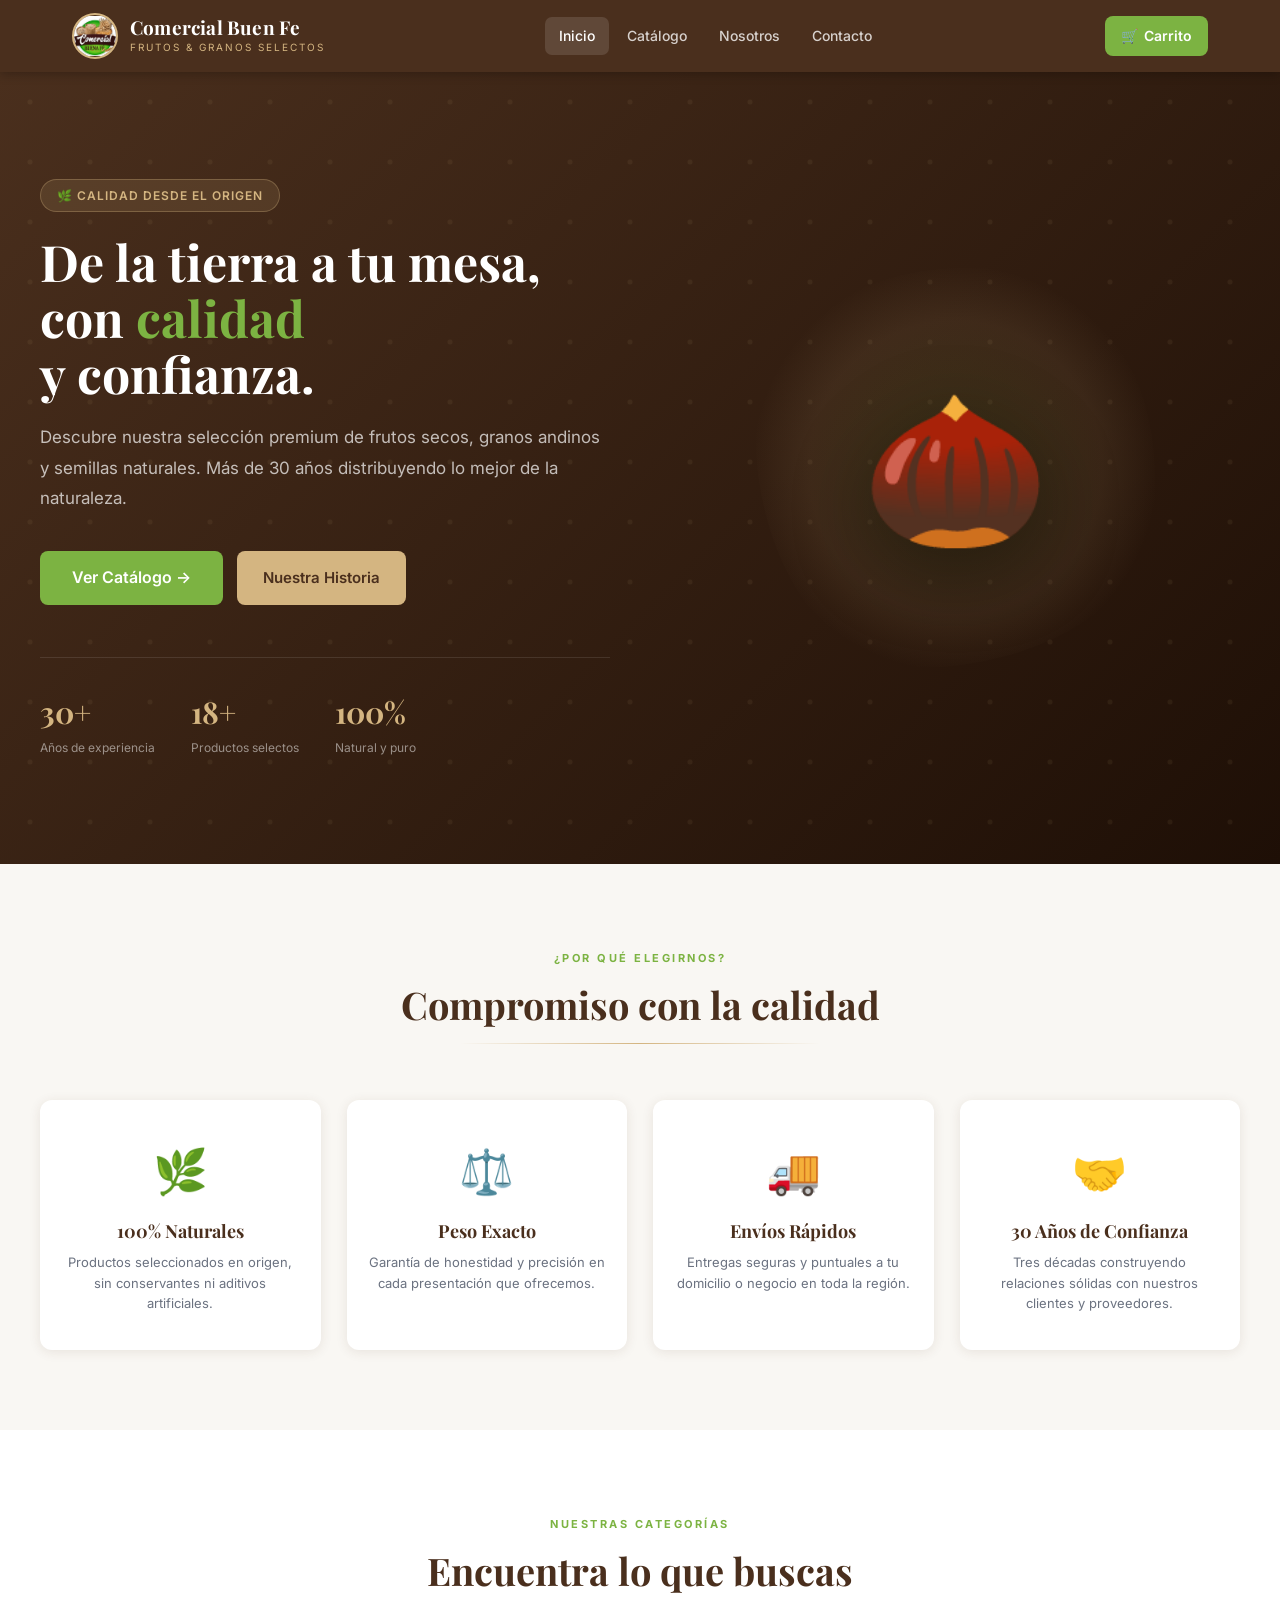
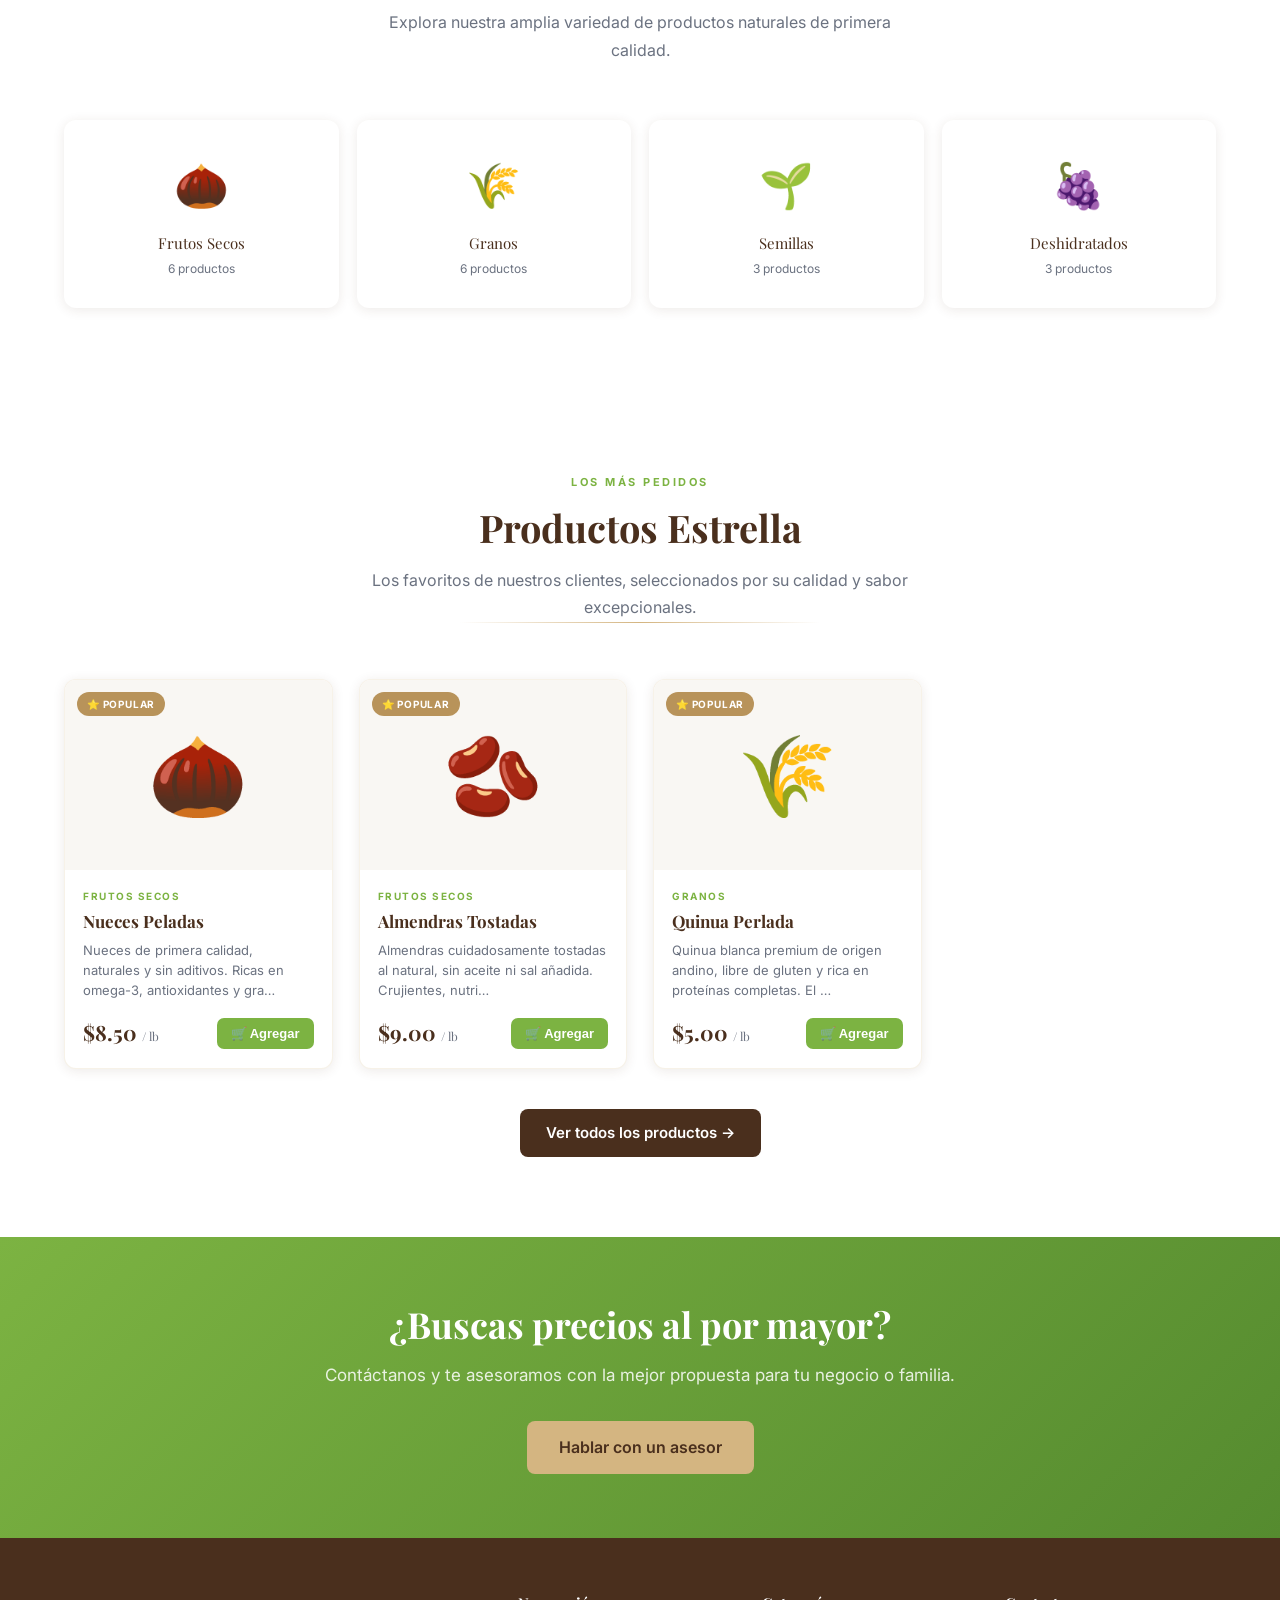
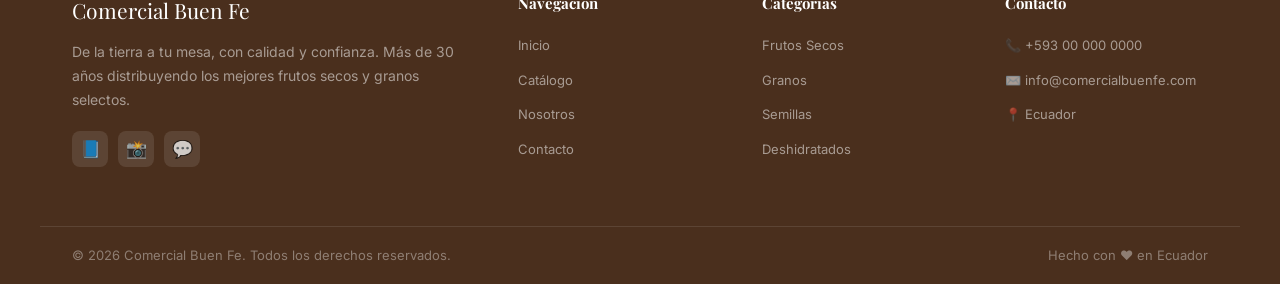
<file: index.html>
<!DOCTYPE html>
<html lang="es">
<head>
  <meta charset="UTF-8">
  <meta name="viewport" content="width=device-width, initial-scale=1.0">
  <title>Comercial Buen Fe | Frutos Secos y Granos Selectos</title>
  <meta name="description" content="Tu proveedor de confianza en frutos secos, granos y semillas de primera calidad. Más de 30 años llevando lo mejor de la tierra a tu mesa.">
  <link rel="stylesheet" href="CSS/styles.css">
</head>
<body>

  <!-- HEADER -->
  <header class="cabecera">
    <div class="cabecera-inner">
      <a href="index.html" class="logo-area">
        <img src="Imágenes/Principal.png" alt="Comercial Buen Fe" class="logo-img">
        <div class="logo-texto">
          <span class="logo-nombre">Comercial Buen Fe</span>
          <span class="logo-subtitulo">Frutos &amp; Granos Selectos</span>
        </div>
      </a>
      <nav id="nav-menu" class="nav-menu">
        <a href="index.html">Inicio</a>
        <a href="catalogo.html">Catálogo</a>
        <a href="nosotros.html">Nosotros</a>
        <a href="contacto.html">Contacto</a>
      </nav>
      <div class="cabecera-acciones">
        <a href="carrito.html" class="btn-carrito">
          🛒 <span>Carrito</span>
          <span class="carrito-badge">0</span>
        </a>
        <button id="menu-toggle" class="menu-toggle">☰</button>
      </div>
    </div>
  </header>

  <!-- HERO -->
  <section class="hero">
    <div class="hero-inner">
      <div class="hero-texto">
        <div class="hero-etiqueta">🌿 Calidad desde el origen</div>
        <h1 class="hero-titulo">
          De la tierra a tu mesa,<br>con <span>calidad</span><br>y confianza.
        </h1>
        <p class="hero-descripcion">
          Descubre nuestra selección premium de frutos secos, granos andinos y semillas naturales.
          Más de 30 años distribuyendo lo mejor de la naturaleza.
        </p>
        <div class="hero-botones">
          <a href="catalogo.html" class="btn btn-verde btn-lg">Ver Catálogo →</a>
          <a href="nosotros.html" class="btn btn-dorado">Nuestra Historia</a>
        </div>
        <div class="hero-stats">
          <div>
            <div class="hero-stat-numero">30+</div>
            <div class="hero-stat-label">Años de experiencia</div>
          </div>
          <div>
            <div class="hero-stat-numero">18+</div>
            <div class="hero-stat-label">Productos selectos</div>
          </div>
          <div>
            <div class="hero-stat-numero">100%</div>
            <div class="hero-stat-label">Natural y puro</div>
          </div>
        </div>
      </div>
      <div class="hero-imagen-area">
        <div class="hero-blob">
          <span class="hero-icon">🌰</span>
        </div>
      </div>
    </div>
  </section>

  <!-- BENEFICIOS -->
  <section class="beneficios seccion">
    <div class="seccion-titulo">
      <span class="seccion-etiqueta">¿Por qué elegirnos?</span>
      <h2>Compromiso con la calidad</h2>
      <div class="divisor"></div>
    </div>
    <div class="beneficios-grid">
      <div class="beneficio-item">
        <div class="beneficio-icono">🌿</div>
        <h3>100% Naturales</h3>
        <p>Productos seleccionados en origen, sin conservantes ni aditivos artificiales.</p>
      </div>
      <div class="beneficio-item">
        <div class="beneficio-icono">⚖️</div>
        <h3>Peso Exacto</h3>
        <p>Garantía de honestidad y precisión en cada presentación que ofrecemos.</p>
      </div>
      <div class="beneficio-item">
        <div class="beneficio-icono">🚚</div>
        <h3>Envíos Rápidos</h3>
        <p>Entregas seguras y puntuales a tu domicilio o negocio en toda la región.</p>
      </div>
      <div class="beneficio-item">
        <div class="beneficio-icono">🤝</div>
        <h3>30 Años de Confianza</h3>
        <p>Tres décadas construyendo relaciones sólidas con nuestros clientes y proveedores.</p>
      </div>
    </div>
  </section>

  <!-- CATEGORÍAS -->
  <section class="seccion">
    <div class="seccion-titulo">
      <span class="seccion-etiqueta">Nuestras categorías</span>
      <h2>Encuentra lo que buscas</h2>
      <p>Explora nuestra amplia variedad de productos naturales de primera calidad.</p>
    </div>
    <div class="categorias-grid contenedor">
      <a href="catalogo.html?cat=frutos-secos" class="categoria-card">
        <div class="categoria-icono">🌰</div>
        <div class="categoria-nombre">Frutos Secos</div>
        <div class="categoria-cantidad">6 productos</div>
      </a>
      <a href="catalogo.html?cat=granos" class="categoria-card">
        <div class="categoria-icono">🌾</div>
        <div class="categoria-nombre">Granos</div>
        <div class="categoria-cantidad">6 productos</div>
      </a>
      <a href="catalogo.html?cat=semillas" class="categoria-card">
        <div class="categoria-icono">🌱</div>
        <div class="categoria-nombre">Semillas</div>
        <div class="categoria-cantidad">3 productos</div>
      </a>
      <a href="catalogo.html?cat=deshidratados" class="categoria-card">
        <div class="categoria-icono">🍇</div>
        <div class="categoria-nombre">Deshidratados</div>
        <div class="categoria-cantidad">3 productos</div>
      </a>
    </div>
  </section>

  <!-- PRODUCTOS DESTACADOS -->
  <section class="seccion bg-claro">
    <div class="seccion-titulo">
      <span class="seccion-etiqueta">Los más pedidos</span>
      <h2>Productos Estrella</h2>
      <p>Los favoritos de nuestros clientes, seleccionados por su calidad y sabor excepcionales.</p>
      <div class="divisor"></div>
    </div>
    <div id="productos-destacados" class="productos-grid contenedor">
      <!-- Generado por JS -->
      <div style="grid-column:1/-1;text-align:center;padding:40px"><div class="spinner" style="border:3px solid #eee;border-top-color:var(--verde-brillante);border-radius:50%;width:36px;height:36px;animation:spin 0.8s linear infinite;margin:0 auto"></div></div>
    </div>
    <div style="text-align:center;margin-top:40px">
      <a href="catalogo.html" class="btn btn-marron">Ver todos los productos →</a>
    </div>
  </section>

  <!-- BANNER CTA -->
  <section class="banner-cta">
    <h2>¿Buscas precios al por mayor?</h2>
    <p>Contáctanos y te asesoramos con la mejor propuesta para tu negocio o familia.</p>
    <a href="contacto.html" class="btn btn-dorado btn-lg">Hablar con un asesor</a>
  </section>

  <!-- FOOTER -->
  <footer class="pie-pagina">
    <div class="pie-superior">
      <div class="pie-marca">
        <div class="logo-nombre-footer">Comercial Buen Fe</div>
        <p>De la tierra a tu mesa, con calidad y confianza. Más de 30 años distribuyendo los mejores frutos secos y granos selectos.</p>
        <div class="pie-redes">
          <div class="pie-red" title="Facebook">📘</div>
          <div class="pie-red" title="Instagram">📸</div>
          <div class="pie-red" title="WhatsApp">💬</div>
        </div>
      </div>
      <div class="pie-columna">
        <h4>Navegación</h4>
        <ul>
          <li><a href="index.html">Inicio</a></li>
          <li><a href="catalogo.html">Catálogo</a></li>
          <li><a href="nosotros.html">Nosotros</a></li>
          <li><a href="contacto.html">Contacto</a></li>
        </ul>
      </div>
      <div class="pie-columna">
        <h4>Categorías</h4>
        <ul>
          <li><a href="catalogo.html?cat=frutos-secos">Frutos Secos</a></li>
          <li><a href="catalogo.html?cat=granos">Granos</a></li>
          <li><a href="catalogo.html?cat=semillas">Semillas</a></li>
          <li><a href="catalogo.html?cat=deshidratados">Deshidratados</a></li>
        </ul>
      </div>
      <div class="pie-columna">
        <h4>Contacto</h4>
        <ul>
          <li><a href="tel:+593000000000">📞 +593 00 000 0000</a></li>
          <li><a href="mailto:info@comercialbuenfe.com">✉️ info@comercialbuenfe.com</a></li>
          <li><a href="contacto.html">📍 Ecuador</a></li>
        </ul>
      </div>
    </div>
    <div class="pie-inferior">
      <span>© 2026 Comercial Buen Fe. Todos los derechos reservados.</span>
      <span>Hecho con ❤️ en Ecuador</span>
    </div>
  </footer>

  <div id="toast-container" class="toast-container"></div>
  <style>@keyframes spin { to { transform: rotate(360deg); } }</style>
  <script src="JS/productos.js"></script>
  <script src="JS/main.js"></script>
</body>
</html>
</file>
<file: CSS/styles.css>
/* ============================================
   COMERCIAL BUEN FE — Estilos Principales
   ============================================ */

@import url('https://fonts.googleapis.com/css2?family=Playfair+Display:wght@400;600;700&family=Inter:wght@300;400;500;600&display=swap');

/* ---------- Variables ---------- */
:root {
  --marron-oscuro:   #4a2f1d;
  --marron-medio:    #6b4226;
  --verde-brillante: #7cb342;
  --verde-oscuro:    #558b2f;
  --dorado:          #d4b581;
  --dorado-oscuro:   #b8935a;
  --fondo-claro:     #f9f7f3;
  --fondo-beige:     #f5efe6;
  --blanco:          #ffffff;
  --texto-principal: #3a3a3a;
  --texto-suave:     #6b7280;
  --sombra-suave:    0 2px 12px rgba(74,47,29,0.10);
  --sombra-media:    0 4px 24px rgba(74,47,29,0.16);
  --radio:           12px;
  --trans:           all 0.28s ease;
}

/* ---------- Reset ---------- */
*, *::before, *::after { box-sizing: border-box; margin: 0; padding: 0; }
html { scroll-behavior: smooth; }
body { font-family: 'Inter', sans-serif; color: var(--texto-principal); background: var(--blanco); line-height: 1.6; font-size: 16px; }
img  { max-width: 100%; height: auto; display: block; }
a    { text-decoration: none; color: inherit; }
ul   { list-style: none; }
h1,h2,h3,h4,h5 { font-family: 'Playfair Display', serif; line-height: 1.3; }

/* ---------- Contenedor ---------- */
.contenedor { max-width: 1200px; margin: 0 auto; padding: 0 24px; }

/* ============================================
   HEADER
   ============================================ */
.cabecera {
  background: var(--marron-oscuro);
  position: sticky; top: 0; z-index: 1000;
  box-shadow: 0 2px 10px rgba(0,0,0,0.25);
}
.cabecera-inner {
  display: flex; align-items: center; justify-content: space-between;
  padding: 13px 32px; max-width: 1200px; margin: 0 auto;
}

/* Logo */
.logo-area { display: flex; align-items: center; gap: 12px; }
.logo-img   { width: 46px; height: 46px; object-fit: contain; border-radius: 50%; border: 2px solid var(--dorado); }
.logo-texto { display: flex; flex-direction: column; }
.logo-nombre    { font-family: 'Playfair Display', serif; font-size: 19px; font-weight: 700; color: var(--blanco); letter-spacing: 0.2px; line-height: 1.15; }
.logo-subtitulo { font-size: 10px; color: var(--dorado); letter-spacing: 2px; text-transform: uppercase; }

/* Nav */
.nav-menu { display: flex; align-items: center; gap: 4px; }
.nav-menu a {
  color: rgba(255,255,255,0.78); font-size: 14px; font-weight: 500;
  padding: 8px 14px; border-radius: 7px; transition: var(--trans);
}
.nav-menu a:hover,
.nav-menu a.activo { color: var(--blanco); background: rgba(255,255,255,0.12); }

/* Acciones header */
.cabecera-acciones { display: flex; align-items: center; gap: 8px; }
.btn-carrito {
  position: relative; background: var(--verde-brillante); color: var(--blanco);
  border: none; padding: 9px 16px; border-radius: 8px; cursor: pointer;
  font-size: 14px; font-weight: 600; transition: var(--trans);
  display: flex; align-items: center; gap: 6px;
}
.btn-carrito:hover { background: var(--verde-oscuro); transform: translateY(-1px); }
.carrito-badge {
  position: absolute; top: -7px; right: -7px;
  background: var(--dorado-oscuro); color: white;
  font-size: 10px; font-weight: 700; width: 20px; height: 20px;
  border-radius: 50%; display: none; align-items: center; justify-content: center;
}
.menu-toggle { display: none; background: none; border: none; cursor: pointer; padding: 6px; color: var(--blanco); font-size: 24px; line-height: 1; }

/* ============================================
   BOTONES
   ============================================ */
.btn {
  display: inline-flex; align-items: center; gap: 8px; padding: 12px 26px;
  border-radius: 8px; font-family: 'Inter', sans-serif; font-size: 15px;
  font-weight: 600; cursor: pointer; border: none; transition: var(--trans);
}
.btn-verde   { background: var(--verde-brillante); color: var(--blanco); }
.btn-verde:hover   { background: var(--verde-oscuro); transform: translateY(-2px); box-shadow: 0 6px 16px rgba(124,179,66,0.35); }
.btn-marron  { background: var(--marron-oscuro); color: var(--blanco); }
.btn-marron:hover  { background: var(--marron-medio); transform: translateY(-2px); }
.btn-outline { background: transparent; color: var(--marron-oscuro); border: 2px solid var(--marron-oscuro); }
.btn-outline:hover { background: var(--marron-oscuro); color: var(--blanco); }
.btn-dorado  { background: var(--dorado); color: var(--marron-oscuro); }
.btn-dorado:hover  { background: var(--dorado-oscuro); color: var(--blanco); transform: translateY(-2px); }
.btn-lg { padding: 14px 32px; font-size: 16px; }

/* ============================================
   HERO
   ============================================ */
.hero {
  background: linear-gradient(135deg, var(--marron-oscuro) 0%, #1e0f06 100%);
  padding: 80px 32px; min-height: 88vh;
  display: flex; align-items: center; position: relative; overflow: hidden;
}
.hero::before {
  content: ''; position: absolute; inset: 0;
  background: url("data:image/svg+xml,%3Csvg width='60' height='60' viewBox='0 0 60 60' xmlns='http://www.w3.org/2000/svg'%3E%3Ccircle cx='30' cy='30' r='2.5' fill='%23d4b581' fill-opacity='0.07'/%3E%3C/svg%3E");
  pointer-events: none;
}
.hero-inner {
  max-width: 1200px; margin: 0 auto; width: 100%;
  display: grid; grid-template-columns: 1fr 1fr; gap: 60px;
  align-items: center; position: relative;
}
.hero-etiqueta {
  display: inline-flex; align-items: center; gap: 8px;
  background: rgba(212,181,129,0.13); border: 1px solid rgba(212,181,129,0.30);
  color: var(--dorado); padding: 6px 16px; border-radius: 100px;
  font-size: 12px; font-weight: 600; margin-bottom: 22px; letter-spacing: 1px; text-transform: uppercase;
}
.hero-titulo { font-size: 50px; color: var(--blanco); margin-bottom: 20px; line-height: 1.12; }
.hero-titulo span { color: var(--verde-brillante); }
.hero-descripcion { font-size: 17px; color: rgba(255,255,255,0.70); margin-bottom: 38px; line-height: 1.78; }
.hero-botones { display: flex; gap: 14px; flex-wrap: wrap; }
.hero-stats { display: flex; gap: 36px; margin-top: 52px; padding-top: 30px; border-top: 1px solid rgba(255,255,255,0.10); flex-wrap: wrap; }
.hero-stat-numero { font-family: 'Playfair Display', serif; font-size: 30px; font-weight: 700; color: var(--dorado); }
.hero-stat-label  { font-size: 12px; color: rgba(255,255,255,0.50); margin-top: 2px; }

/* Blob animado */
.hero-imagen-area { display: flex; align-items: center; justify-content: center; }
.hero-blob {
  width: 400px; height: 400px;
  background: radial-gradient(ellipse, rgba(124,179,66,0.14) 0%, rgba(212,181,129,0.09) 52%, transparent 72%);
  border-radius: 52% 40% 60% 40% / 40% 52% 40% 60%;
  display: flex; align-items: center; justify-content: center;
  animation: flotar 6s ease-in-out infinite;
}
@keyframes flotar {
  0%, 100% { transform: translateY(0) rotate(0deg); }
  50%       { transform: translateY(-18px) rotate(4deg); }
}
.hero-icon { font-size: 150px; filter: drop-shadow(0 20px 40px rgba(0,0,0,0.35)); }

/* ============================================
   SECCIONES
   ============================================ */
.seccion { padding: 80px 32px; }
.seccion-titulo { text-align: center; margin-bottom: 56px; }
.seccion-etiqueta { display: inline-block; color: var(--verde-brillante); font-size: 11px; font-weight: 700; letter-spacing: 2.5px; text-transform: uppercase; margin-bottom: 12px; }
.seccion-titulo h2 { font-size: 38px; color: var(--marron-oscuro); margin-bottom: 14px; }
.seccion-titulo p { font-size: 16px; color: var(--texto-suave); max-width: 540px; margin: 0 auto; line-height: 1.72; }
.divisor { height: 1px; background: linear-gradient(to right, transparent, var(--dorado), transparent); max-width: 360px; margin: 0 auto 48px; }

/* ============================================
   BENEFICIOS
   ============================================ */
.beneficios { background: var(--fondo-claro); }
.beneficios-grid {
  display: grid; grid-template-columns: repeat(auto-fit, minmax(200px,1fr)); gap: 26px;
  max-width: 1200px; margin: 0 auto;
}
.beneficio-item {
  text-align: center; padding: 36px 20px;
  background: var(--blanco); border-radius: var(--radio);
  box-shadow: var(--sombra-suave); transition: var(--trans);
}
.beneficio-item:hover { transform: translateY(-6px); box-shadow: var(--sombra-media); }
.beneficio-icono { font-size: 44px; margin-bottom: 14px; }
.beneficio-item h3 { font-size: 18px; color: var(--marron-oscuro); margin-bottom: 8px; }
.beneficio-item p  { font-size: 13px; color: var(--texto-suave); line-height: 1.6; }

/* ============================================
   TARJETAS DE PRODUCTO
   ============================================ */
.productos-grid {
  display: grid; grid-template-columns: repeat(auto-fill, minmax(255px,1fr)); gap: 26px;
  max-width: 1200px; margin: 0 auto;
}
.tarjeta-producto {
  background: var(--blanco); border-radius: var(--radio);
  box-shadow: var(--sombra-suave); overflow: hidden; transition: var(--trans);
  border: 1px solid rgba(212,181,129,0.18); display: flex; flex-direction: column;
}
.tarjeta-producto:hover { transform: translateY(-6px); box-shadow: var(--sombra-media); border-color: var(--dorado); }

.tarjeta-imagen {
  background: var(--fondo-claro); height: 190px;
  display: flex; align-items: center; justify-content: center;
  font-size: 80px; position: relative; overflow: hidden; cursor: pointer; transition: var(--trans);
}
.tarjeta-imagen:hover { background: var(--fondo-beige); }

.tarjeta-badge {
  position: absolute; top: 12px; left: 12px;
  font-size: 10px; font-weight: 700; padding: 4px 10px;
  border-radius: 100px; text-transform: uppercase; letter-spacing: 0.8px; color: var(--blanco);
}
.tarjeta-badge.popular { background: var(--dorado-oscuro); }
.tarjeta-badge.nuevo   { background: var(--verde-brillante); }
.tarjeta-badge.oferta  { background: #e53e3e; }

.tarjeta-cuerpo { padding: 18px; flex: 1; display: flex; flex-direction: column; }
.tarjeta-categoria { font-size: 10px; font-weight: 700; color: var(--verde-brillante); text-transform: uppercase; letter-spacing: 1.5px; margin-bottom: 6px; }
.tarjeta-nombre    { font-size: 17px; color: var(--marron-oscuro); margin-bottom: 8px; }
.tarjeta-nombre a  { color: inherit; }
.tarjeta-descripcion { font-size: 13px; color: var(--texto-suave); line-height: 1.55; margin-bottom: 16px; flex: 1; }
.tarjeta-pie { display: flex; align-items: center; justify-content: space-between; gap: 10px; flex-wrap: wrap; }
.tarjeta-precio { font-family: 'Playfair Display', serif; font-size: 21px; font-weight: 700; color: var(--marron-oscuro); }
.tarjeta-precio span { font-size: 12px; font-weight: 400; color: var(--texto-suave); }

.btn-agregar {
  background: var(--verde-brillante); color: var(--blanco); border: none;
  padding: 8px 14px; border-radius: 7px; font-size: 13px; font-weight: 600;
  cursor: pointer; transition: var(--trans); display: flex; align-items: center; gap: 5px;
}
.btn-agregar:hover { background: var(--verde-oscuro); transform: scale(1.04); }

/* ============================================
   CATEGORÍAS
   ============================================ */
.categorias-grid {
  display: grid; grid-template-columns: repeat(auto-fit, minmax(165px,1fr)); gap: 18px;
  max-width: 1200px; margin: 0 auto;
}
.categoria-card {
  background: var(--blanco); border-radius: var(--radio); padding: 28px 16px;
  text-align: center; box-shadow: var(--sombra-suave); border: 2px solid transparent;
  cursor: pointer; transition: var(--trans); display: block; color: inherit;
}
.categoria-card:hover { border-color: var(--verde-brillante); transform: translateY(-4px); box-shadow: var(--sombra-media); }
.categoria-icono    { font-size: 44px; margin-bottom: 10px; }
.categoria-nombre   { font-family: 'Playfair Display', serif; font-size: 15px; color: var(--marron-oscuro); margin-bottom: 4px; }
.categoria-cantidad { font-size: 12px; color: var(--texto-suave); }

/* ============================================
   BANNER CTA
   ============================================ */
.banner-cta { background: linear-gradient(135deg, var(--verde-brillante), var(--verde-oscuro)); padding: 64px 32px; text-align: center; }
.banner-cta h2 { font-size: 36px; color: var(--blanco); margin-bottom: 14px; }
.banner-cta p  { font-size: 17px; color: rgba(255,255,255,0.85); margin-bottom: 32px; }

/* ============================================
   CATÁLOGO
   ============================================ */
.catalogo-layout { max-width: 1200px; margin: 0 auto; padding: 44px 32px; }
.catalogo-header { display: flex; align-items: center; justify-content: space-between; margin-bottom: 28px; flex-wrap: wrap; gap: 16px; }
.catalogo-header h1 { font-size: 30px; color: var(--marron-oscuro); }
.catalogo-controles { display: flex; align-items: center; gap: 10px; flex-wrap: wrap; }

.busqueda-input, .filtro-select {
  padding: 10px 14px; border: 2px solid #e5e7eb; border-radius: 8px;
  font-family: 'Inter', sans-serif; font-size: 14px; outline: none; transition: var(--trans); background: var(--blanco);
}
.busqueda-input { width: 220px; }
.busqueda-input:focus, .filtro-select:focus { border-color: var(--verde-brillante); }

.categorias-filtro { display: flex; gap: 8px; flex-wrap: wrap; margin-bottom: 28px; }
.filtro-btn {
  padding: 8px 18px; border-radius: 100px; border: 2px solid #e5e7eb;
  background: var(--blanco); font-size: 13px; font-weight: 500;
  cursor: pointer; transition: var(--trans); color: var(--texto-suave);
}
.filtro-btn:hover,
.filtro-btn.activo { border-color: var(--verde-brillante); background: rgba(124,179,66,0.10); color: var(--verde-oscuro); font-weight: 600; }

.resultado-info { font-size: 14px; color: var(--texto-suave); margin-bottom: 20px; }

/* ============================================
   DETALLE
   ============================================ */
.detalle-wrap { max-width: 1100px; margin: 0 auto; padding: 52px 32px; }
.detalle-layout { display: grid; grid-template-columns: 1fr 1fr; gap: 60px; align-items: start; }
.detalle-imagen-area {
  background: var(--fondo-claro); border-radius: 20px; height: 420px;
  display: flex; align-items: center; justify-content: center; font-size: 150px;
  box-shadow: var(--sombra-suave); position: sticky; top: 90px;
}
.detalle-breadcrumb { font-size: 13px; color: var(--texto-suave); margin-bottom: 16px; }
.detalle-breadcrumb a { color: var(--verde-brillante); }
.detalle-categoria { font-size: 10px; font-weight: 700; color: var(--verde-brillante); text-transform: uppercase; letter-spacing: 1.5px; margin-bottom: 10px; }
.detalle-nombre { font-size: 38px; color: var(--marron-oscuro); margin-bottom: 14px; }
.detalle-rating { display: flex; align-items: center; gap: 8px; margin-bottom: 20px; }
.estrellas { color: #f59e0b; font-size: 18px; }
.detalle-precio { font-family: 'Playfair Display', serif; font-size: 36px; font-weight: 700; color: var(--marron-oscuro); }
.detalle-precio-unidad { font-size: 14px; color: var(--texto-suave); margin-bottom: 22px; }
.detalle-descripcion { font-size: 15px; color: var(--texto-suave); line-height: 1.78; margin-bottom: 26px; padding-bottom: 26px; border-bottom: 1px solid var(--fondo-claro); }

.detalle-atributos { display: grid; grid-template-columns: 1fr 1fr; gap: 12px; margin-bottom: 26px; }
.atributo { display: flex; align-items: center; gap: 8px; font-size: 14px; color: var(--texto-suave); }
.atributo-icono { width: 24px; height: 24px; background: rgba(124,179,66,0.14); border-radius: 50%; display: flex; align-items: center; justify-content: center; font-size: 13px; flex-shrink: 0; }

.detalle-cantidad-label { font-size: 14px; font-weight: 500; margin-bottom: 10px; color: var(--texto-principal); }
.detalle-cantidad-row { display: flex; align-items: center; gap: 20px; margin-bottom: 22px; flex-wrap: wrap; }
.detalle-cantidad-control { display: flex; align-items: center; border: 2px solid var(--dorado); border-radius: 8px; overflow: hidden; }
.detalle-cantidad-btn { background: none; border: none; padding: 10px 16px; cursor: pointer; font-size: 20px; color: var(--marron-oscuro); transition: var(--trans); line-height: 1; }
.detalle-cantidad-btn:hover { background: var(--fondo-claro); }
.detalle-cantidad-valor { padding: 10px 20px; font-weight: 600; font-size: 16px; border-left: 1px solid var(--dorado); border-right: 1px solid var(--dorado); min-width: 56px; text-align: center; }
.detalle-precio-total { font-size: 14px; color: var(--texto-suave); }
.detalle-precio-total strong { color: var(--marron-oscuro); font-size: 16px; }
.detalle-botones { display: flex; gap: 12px; flex-wrap: wrap; }

/* Productos relacionados */
.relacionados { max-width: 1100px; margin: 0 auto; padding: 0 32px 60px; }
.relacionados h2 { font-size: 26px; color: var(--marron-oscuro); margin-bottom: 24px; }

/* ============================================
   CARRITO
   ============================================ */
.carrito-wrap { max-width: 1200px; margin: 0 auto; padding: 52px 32px; }
.carrito-titulo { font-size: 30px; color: var(--marron-oscuro); margin-bottom: 32px; }
.carrito-layout { display: grid; grid-template-columns: 1fr 360px; gap: 32px; align-items: start; }

.carrito-tabla { background: var(--blanco); border-radius: var(--radio); box-shadow: var(--sombra-suave); overflow: hidden; }
.carrito-tabla-header {
  background: var(--fondo-claro); padding: 14px 24px;
  display: grid; grid-template-columns: 2.2fr 1fr 1.2fr 1fr 40px; gap: 12px;
  font-size: 11px; font-weight: 700; color: var(--texto-suave); text-transform: uppercase; letter-spacing: 0.8px;
}
.carrito-item {
  padding: 18px 24px; display: grid; grid-template-columns: 2.2fr 1fr 1.2fr 1fr 40px; gap: 12px;
  align-items: center; border-bottom: 1px solid var(--fondo-claro);
}
.carrito-item:last-child { border-bottom: none; }
.carrito-producto { display: flex; align-items: center; gap: 14px; }
.carrito-producto-icon { width: 56px; height: 56px; background: var(--fondo-claro); border-radius: 8px; display: flex; align-items: center; justify-content: center; font-size: 30px; flex-shrink: 0; }
.carrito-producto-nombre { font-family: 'Playfair Display', serif; font-size: 15px; color: var(--marron-oscuro); margin-bottom: 3px; }
.carrito-producto-cat    { font-size: 11px; color: var(--texto-suave); text-transform: capitalize; }
.carrito-precio-unit { font-size: 14px; color: var(--texto-suave); }
.carrito-subtotal    { font-size: 15px; font-weight: 600; color: var(--marron-oscuro); }

.cantidad-control { display: flex; align-items: center; gap: 6px; }
.cantidad-btn {
  width: 28px; height: 28px; border: 1.5px solid var(--dorado); background: var(--blanco);
  border-radius: 50%; cursor: pointer; font-size: 16px; line-height: 1;
  display: flex; align-items: center; justify-content: center; transition: var(--trans);
}
.cantidad-btn:hover { background: var(--dorado); }
.cantidad-valor { font-weight: 600; font-size: 15px; min-width: 24px; text-align: center; }

.carrito-eliminar { background: none; border: none; color: #e53e3e; cursor: pointer; font-size: 18px; padding: 4px; transition: var(--trans); }
.carrito-eliminar:hover { transform: scale(1.25); }

/* Resumen */
.resumen-pedido { background: var(--blanco); border-radius: var(--radio); box-shadow: var(--sombra-suave); padding: 28px; position: sticky; top: 90px; }
.resumen-pedido h3 { font-size: 20px; color: var(--marron-oscuro); margin-bottom: 22px; padding-bottom: 14px; border-bottom: 2px solid var(--fondo-claro); }
.resumen-linea { display: flex; justify-content: space-between; padding: 10px 0; font-size: 15px; color: var(--texto-suave); border-bottom: 1px solid var(--fondo-claro); }
.resumen-total { display: flex; justify-content: space-between; padding: 16px 0 0; font-family: 'Playfair Display', serif; font-size: 20px; font-weight: 700; color: var(--marron-oscuro); }
.resumen-nota  { font-size: 12px; color: var(--verde-brillante); margin: 6px 0 16px; }

/* ============================================
   NOSOTROS
   ============================================ */
.page-hero {
  background: linear-gradient(135deg, var(--marron-oscuro), #1e0f06);
  padding: 90px 32px; text-align: center; color: var(--blanco);
}
.page-hero h1 { font-size: 46px; color: var(--blanco); margin-bottom: 18px; }
.page-hero p  { font-size: 18px; color: rgba(255,255,255,0.72); max-width: 560px; margin: 0 auto; line-height: 1.72; }

.nosotros-historia {
  display: grid; grid-template-columns: 1fr 1fr; gap: 60px;
  max-width: 1100px; margin: 0 auto; padding: 80px 32px; align-items: center;
}
.historia-imagen { background: var(--fondo-claro); border-radius: 20px; height: 380px; display: flex; align-items: center; justify-content: center; font-size: 110px; box-shadow: var(--sombra-suave); }
.historia-texto h2 { font-size: 34px; color: var(--marron-oscuro); margin-bottom: 18px; }
.historia-texto p  { font-size: 15px; color: var(--texto-suave); line-height: 1.82; margin-bottom: 14px; }

.valores-grid { display: grid; grid-template-columns: repeat(auto-fit, minmax(230px,1fr)); gap: 22px; max-width: 1200px; margin: 0 auto; }
.valor-item { background: var(--blanco); border-radius: var(--radio); padding: 30px; box-shadow: var(--sombra-suave); border-left: 4px solid var(--verde-brillante); transition: var(--trans); }
.valor-item:hover { transform: translateX(4px); }
.valor-icono { font-size: 34px; margin-bottom: 12px; }
.valor-item h3 { font-size: 17px; color: var(--marron-oscuro); margin-bottom: 8px; }
.valor-item p  { font-size: 13px; color: var(--texto-suave); line-height: 1.6; }

/* Timeline */
.timeline-wrap { max-width: 820px; margin: 0 auto; padding: 0 32px 80px; }
.timeline { position: relative; }
.timeline::before { content: ''; position: absolute; left: 50%; top: 0; bottom: 0; width: 2px; background: linear-gradient(to bottom, var(--dorado), transparent); transform: translateX(-50%); }
.timeline-item { display: grid; grid-template-columns: 1fr 56px 1fr; gap: 20px; margin-bottom: 40px; align-items: start; }
.timeline-punto { width: 48px; height: 48px; background: var(--marron-oscuro); border: 3px solid var(--dorado); border-radius: 50%; display: flex; align-items: center; justify-content: center; color: var(--dorado); font-size: 16px; flex-shrink: 0; z-index: 1; }
.timeline-contenido { background: var(--blanco); padding: 18px; border-radius: 10px; box-shadow: var(--sombra-suave); }
.timeline-year   { font-size: 10px; font-weight: 700; color: var(--verde-brillante); text-transform: uppercase; letter-spacing: 1.5px; margin-bottom: 5px; }
.timeline-titulo { font-family: 'Playfair Display', serif; font-size: 15px; color: var(--marron-oscuro); margin-bottom: 5px; }
.timeline-desc   { font-size: 13px; color: var(--texto-suave); line-height: 1.55; }
.timeline-vacio  { /* empty column placeholder */ }
/* odd items: content left, empty right */
.timeline-item:nth-child(odd)  > .timeline-contenido { grid-column: 1; text-align: right; }
.timeline-item:nth-child(odd)  > .timeline-vacio      { grid-column: 3; }
/* even items: empty left, content right */
.timeline-item:nth-child(even) > .timeline-vacio      { grid-column: 1; }
.timeline-item:nth-child(even) > .timeline-contenido  { grid-column: 3; }

/* ============================================
   CONTACTO
   ============================================ */
.contacto-layout {
  display: grid; grid-template-columns: 1fr 1.6fr; gap: 60px;
  max-width: 1100px; margin: 0 auto; padding: 80px 32px; align-items: start;
}
.contacto-info h2 { font-size: 34px; color: var(--marron-oscuro); margin-bottom: 16px; }
.contacto-info > p { font-size: 15px; color: var(--texto-suave); line-height: 1.78; margin-bottom: 32px; }
.contacto-dato { display: flex; align-items: flex-start; gap: 14px; margin-bottom: 22px; }
.contacto-dato-icono { width: 44px; height: 44px; background: rgba(124,179,66,0.12); border-radius: 10px; display: flex; align-items: center; justify-content: center; font-size: 20px; flex-shrink: 0; }
.contacto-dato-titulo { font-size: 11px; font-weight: 700; color: var(--texto-suave); text-transform: uppercase; letter-spacing: 0.8px; margin-bottom: 4px; }
.contacto-dato-valor  { font-size: 15px; color: var(--marron-oscuro); font-weight: 500; }

.contacto-form { background: var(--blanco); border-radius: 16px; padding: 40px; box-shadow: var(--sombra-suave); }
.contacto-form h3 { font-size: 22px; color: var(--marron-oscuro); margin-bottom: 24px; }
.form-grupo { margin-bottom: 18px; }
.form-grupo label { display: block; font-size: 13px; font-weight: 600; color: var(--texto-principal); margin-bottom: 7px; }
.form-grupo input, .form-grupo textarea, .form-grupo select {
  width: 100%; padding: 11px 14px; border: 2px solid #e5e7eb; border-radius: 8px;
  font-family: 'Inter', sans-serif; font-size: 14px; color: var(--texto-principal);
  transition: var(--trans); background: var(--blanco); outline: none;
}
.form-grupo input:focus, .form-grupo textarea:focus, .form-grupo select:focus {
  border-color: var(--verde-brillante); box-shadow: 0 0 0 3px rgba(124,179,66,0.13);
}
.form-grupo textarea { resize: vertical; min-height: 120px; }
.form-row { display: grid; grid-template-columns: 1fr 1fr; gap: 14px; }

/* ============================================
   FOOTER
   ============================================ */
.pie-pagina { background: var(--marron-oscuro); color: rgba(255,255,255,0.72); }
.pie-superior { padding: 56px 32px; max-width: 1200px; margin: 0 auto; display: grid; grid-template-columns: 2fr 1fr 1fr 1fr; gap: 40px; }
.pie-marca .logo-nombre-footer { font-family: 'Playfair Display', serif; font-size: 21px; color: var(--blanco); margin-bottom: 12px; }
.pie-marca p { font-size: 14px; line-height: 1.7; color: rgba(255,255,255,0.52); margin-bottom: 20px; }
.pie-redes { display: flex; gap: 10px; }
.pie-red { width: 36px; height: 36px; background: rgba(255,255,255,0.10); border-radius: 8px; display: flex; align-items: center; justify-content: center; font-size: 17px; transition: var(--trans); cursor: pointer; }
.pie-red:hover { background: var(--verde-brillante); }
.pie-columna h4 { font-family: 'Playfair Display', serif; font-size: 15px; color: var(--blanco); margin-bottom: 18px; }
.pie-columna li { margin-bottom: 9px; }
.pie-columna a  { font-size: 13px; color: rgba(255,255,255,0.52); transition: var(--trans); }
.pie-columna a:hover { color: var(--dorado); }
.pie-inferior { border-top: 1px solid rgba(255,255,255,0.10); padding: 18px 32px; max-width: 1200px; margin: 0 auto; display: flex; justify-content: space-between; align-items: center; font-size: 13px; color: rgba(255,255,255,0.38); }

/* ============================================
   TOAST
   ============================================ */
.toast-container { position: fixed; bottom: 24px; right: 24px; z-index: 9999; display: flex; flex-direction: column; gap: 10px; }
.toast {
  background: var(--marron-oscuro); color: var(--blanco); padding: 13px 18px;
  border-radius: 10px; font-size: 14px; box-shadow: var(--sombra-media);
  display: flex; align-items: center; gap: 8px; animation: slideIn 0.3s ease;
  border-left: 3px solid var(--verde-brillante); max-width: 290px;
}
@keyframes slideIn { from { transform: translateX(110%); opacity: 0; } to { transform: translateX(0); opacity: 1; } }

/* ============================================
   EMPTY STATE
   ============================================ */
.pagina-vacia { text-align: center; padding: 72px 24px; }
.pagina-vacia-icono { font-size: 72px; margin-bottom: 20px; opacity: 0.42; }
.pagina-vacia h2 { font-size: 26px; color: var(--marron-oscuro); margin-bottom: 10px; }
.pagina-vacia p  { font-size: 15px; color: var(--texto-suave); margin-bottom: 28px; }

/* ============================================
   RESPONSIVE
   ============================================ */
@media (max-width: 1024px) {
  .pie-superior    { grid-template-columns: 1fr 1fr; }
  .carrito-layout  { grid-template-columns: 1fr; }
  .nosotros-historia { grid-template-columns: 1fr; }
  .contacto-layout { grid-template-columns: 1fr; }
}

@media (max-width: 768px) {
  .nav-menu {
    display: none; position: fixed; top: 72px; left: 0; right: 0;
    background: var(--marron-oscuro); flex-direction: column;
    padding: 16px; gap: 4px; box-shadow: var(--sombra-media);
  }
  .nav-menu.abierto { display: flex; }
  .nav-menu a { padding: 13px 16px; font-size: 15px; }
  .menu-toggle { display: flex; }
  .hero-inner { grid-template-columns: 1fr; text-align: center; }
  .hero-titulo { font-size: 36px; }
  .hero-botones { justify-content: center; }
  .hero-stats { justify-content: center; }
  .hero-blob { width: 260px; height: 260px; }
  .hero-icon { font-size: 100px; }
  .detalle-layout { grid-template-columns: 1fr; }
  .detalle-imagen-area { position: static; }
  .form-row { grid-template-columns: 1fr; }
  .carrito-tabla-header { display: none; }
  .carrito-item { grid-template-columns: 1fr auto; gap: 10px; }
  .carrito-precio-unit, .carrito-subtotal { display: none; }
  /* Timeline mobile: single column */
  .timeline::before { left: 24px; }
  .timeline-item { grid-template-columns: 56px 1fr; }
  .timeline-vacio { display: none !important; }
  .timeline-item > .timeline-contenido { grid-column: 2 !important; text-align: left !important; }
  .pie-superior { grid-template-columns: 1fr; gap: 28px; }
  .pie-inferior { flex-direction: column; gap: 8px; text-align: center; }
  .seccion { padding: 60px 20px; }
  .seccion-titulo h2 { font-size: 28px; }
  .page-hero h1 { font-size: 32px; }
  .nosotros-historia { gap: 36px; padding: 52px 20px; }
}

@media (max-width: 480px) {
  .cabecera-inner { padding: 12px 16px; }
  .logo-subtitulo { display: none; }
  .catalogo-layout { padding: 28px 16px; }
  .productos-grid { grid-template-columns: 1fr 1fr; gap: 14px; }
  .tarjeta-imagen { height: 140px; font-size: 54px; }
  .tarjeta-nombre { font-size: 14px; }
  .tarjeta-precio { font-size: 16px; }
  .btn-agregar { font-size: 12px; padding: 7px 10px; }
  .detalle-wrap { padding: 32px 16px; }
  .carrito-wrap { padding: 32px 16px; }
  .contacto-form { padding: 24px 18px; }
  .contacto-layout { padding: 48px 16px; }
  .hero-titulo { font-size: 30px; }
  .hero { min-height: auto; padding: 60px 20px; }
}
</file>
